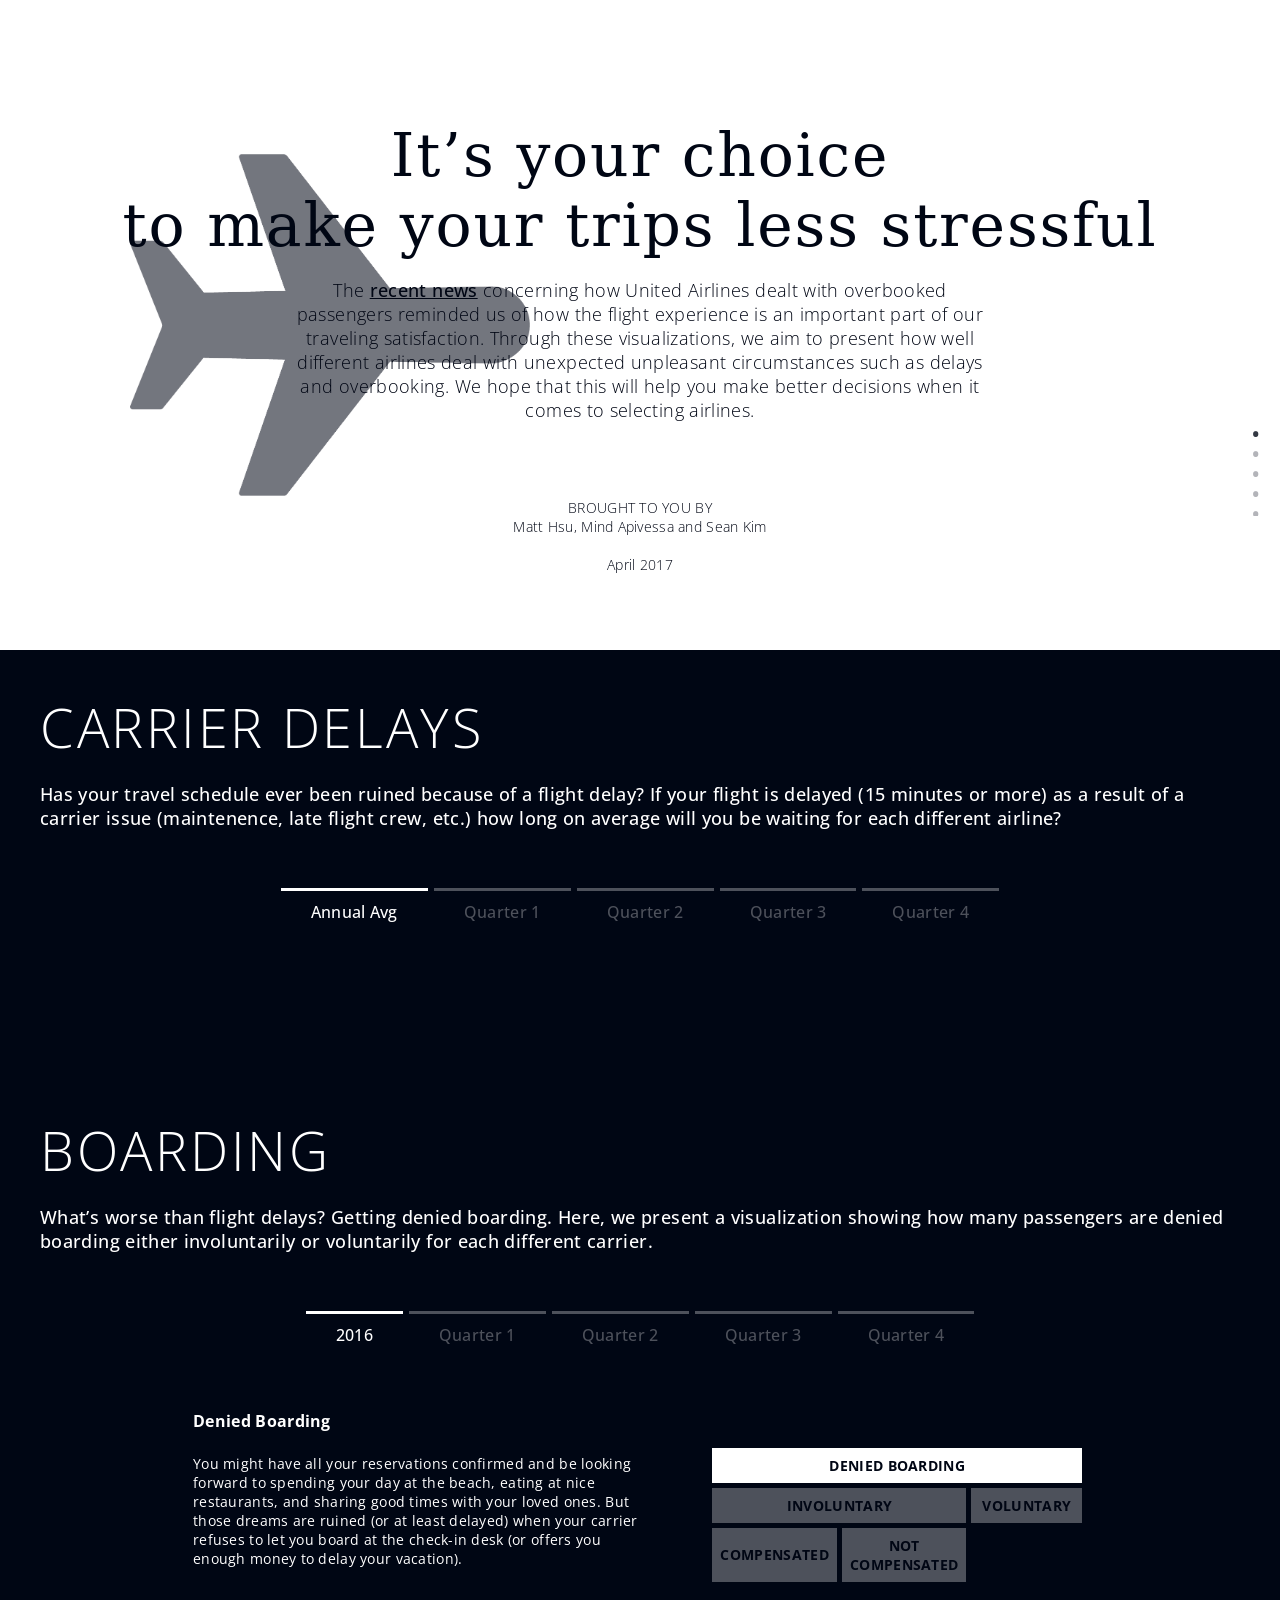
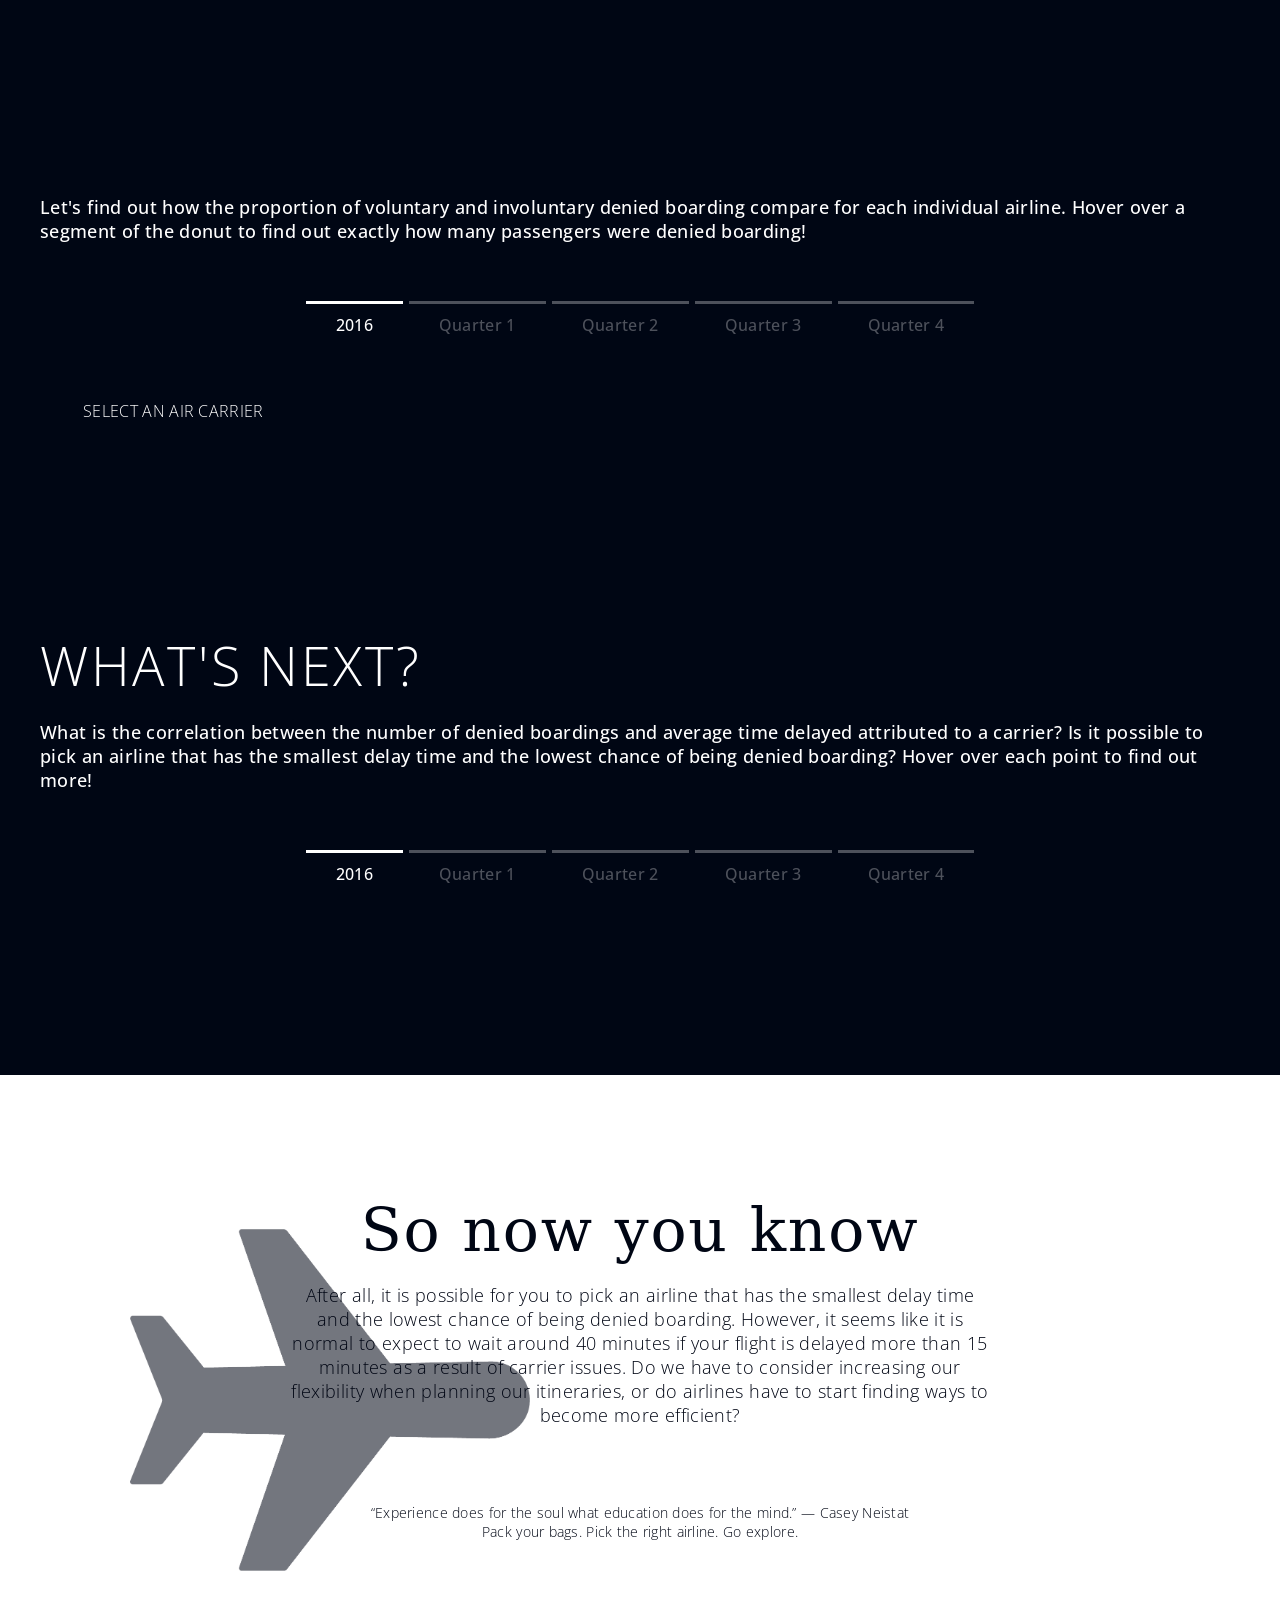
<file: fly-smarter/index.html>
<!DOCTYPE html>
<html lang="en">
<head>
    <link href="https://fonts.googleapis.com/css?family=Open+Sans" rel="stylesheet">
    <link href="main.css" rel="stylesheet">
    <script src="https://ajax.googleapis.com/ajax/libs/jquery/3.2.0/jquery.min.js"></script>
    <meta charset="UTF-8">
    <title>Fly Smart</title>
</head>
<body data-spy="scroll" data-target=".scroll" data-offset="50">

<div id="side-nav">
    <ul class="scroll">
        <li class="activeWhite" id="scroll-intro"><a href="#sec-intro"></a></li>
        <li class="inactive" id="scroll-delays"><a href="#sec-delays"></a></li>
        <li class="inactive" id="scroll-denied"><a href="#sec-denied"></a></li>
        <li class="inactive" id="scroll-scatter"><a href="#sec-scatter"></a></li>
        <li class="inactive" id="scroll-findings"><a href="#sec-findings"></a></li>
    </ul>
</div>

<section class="intro">
    <h1 class="title">It’s your choice<br>to make your trips less stressful</h1>
    <h3 class="intro">The <a
            class="news-link"
            href="https://www.theguardian.com/world/video/2017/apr/11/united-airlines-passenger-forcibly-removed-from-overbooked-flight-video">recent
        news</a> concerning how United Airlines dealt with overbooked passengers reminded us of how the flight
        experience is
        an important part of our traveling satisfaction. Through these visualizations, we aim to present how well
        different airlines deal with unexpected unpleasant circumstances such as delays and
        overbooking. We hope that this will help you make better decisions when it comes to selecting airlines.</h3>
    <br><br>
    <p class="intro">BROUGHT TO YOU BY<br>Matt Hsu, Mind Apivessa and Sean Kim<br><br>April 2017</p>
</section>

<section class="delays" id="sec-delays">
    <h1>Carrier Delays</h1>
    <h3>Has your travel schedule ever been ruined because of a flight delay? If your flight is delayed (15 minutes or
        more)
        as a result of a carrier issue (maintenence, late flight crew, etc.) how long on average will you be waiting for
        each different
        airline?
    </h3>
    <div class="container">
        <div class="center">
            <ul class="filter">
                <li><a href="#" class="delay-evt active" id="delay-annual">Annual Avg</a></li>
                <li><a href="#" class="delay-evt q1" id="delay-q1">Quarter 1</a></li>
                <li><a href="#" class="delay-evt q2" id="delay-q2">Quarter 2</a></li>
                <li><a href="#" class="delay-evt q3" id="delay-q3">Quarter 3</a></li>
                <li><a href="#" class="delay-evt q4" id="delay-q4">Quarter 4</a></li>
            </ul>
            <div class="viz bargraph"></div>
        </div>
    </div>
</section>

<section class="boarding">
    <h1>Boarding</h1>
    <h3>What’s worse than flight delays? Getting denied boarding. Here, we present a visualization showing how many
        passengers
        are denied boarding either involuntarily or voluntarily for each different carrier.</h3>
    <div class="container">
        <div class="center">
            <ul class="filter">
                <li><a href="#" class="evt active" id="boarding-annual">2016</a></li>
                <li><a href="#" class="evt q1" id="boarding-q1">Quarter 1</a></li>
                <li><a href="#" class="evt q2" id="boarding-q2">Quarter 2</a></li>
                <li><a href="#" class="evt q3" id="boarding-q3">Quarter 3</a></li>
                <li><a href="#" class="evt q4" id="boarding-q4">Quarter 4</a></li>
            </ul>
            <table class="org-filter">
                <tr>
                    <td>
                        <div class="desc denied active">
                            <h4>Denied Boarding</h4>
                            <p>You might have all your reservations confirmed and be looking forward to spending your
                                day
                                at the beach, eating at nice restaurants, and sharing good times with your loved ones.
                                But those dreams are ruined (or at least delayed) when your carrier refuses to let you
                                board at the check-in desk (or offers you enough money to delay your vacation).</p>
                        </div>
                        <div class="desc involuntary">
                            <h4>Involuntarily Denied Boarding</h4>
                            <p>You are involuntarily denied boarding if your air carrier refuses to
                                allow you to board your flight even though you pose no health, safety, or security risk
                                to
                                the
                                air carrier.</p>
                        </div>

                        <div class="desc voluntary">
                            <h4>Voluntarily Denied Boarding</h4>
                            <p>In some cases when your flight is overbooked, the air carrier
                                will call for volunteers to give up their seats in exchange for benefits. If your
                                schedule
                                is
                                flexible and you are willing to do so, you are eligible for compensation from the air
                                carrier.
                                Let’s find out which air carrier is most efficient in dealing with overbooking and
                                minimizing
                                voluntarily denied boarding.</p>
                        </div>
                        <div class="desc compensated">
                            <h4>Involuntarily Denied Boarding - Compensation</h4>
                            <p>In most cases when you are involuntarily denied boarding, you are qualified for
                                compensation
                                in addition to a rebooked flight. This reflects the quality of air carriers in offering
                                effective flight service. Let’s find out how well each airline does.</p>
                        </div>
                        <div class="desc not-compensated">
                            <h4>Involuntarily Denied Boarding - No Compensation</h4>
                            <p>In some cases, you are not qualified for compensation. This data
                                shows the number of passengers who are involuntarily denied boarding and not being
                                compensated
                                for these reasons:
                                (1) they were accommodated on another that arrived within 1 hour after the
                                scheduled arrival of the original flight,
                                (2) substitution of smaller capacity equipment,
                                (3) failure of passenger to comply with ticketing, check-in, or reconfirmation
                                procedures or
                                to
                                be acceptable for transportation under carrier’s tariff or contract of carriage.</p>
                        </div>
                    </td>

                    <td class="org-chart-container">
                        <table class="org-chart">
                            <tr>
                                <td colspan="4" class="denied active" id="boarding-denied">Denied Boarding</td>
                            </tr>
                            <tr>
                                <td colspan="2" class="involuntary" id="boarding-involuntary">Involuntary</td>
                                <td colspan="2" class="voluntary" id="boarding-voluntary">Voluntary</td>
                            </tr>
                            <tr>
                                <td class="compensated" id="boarding-compensated">Compensated</td>
                                <td class="not-compensated" id="boarding-not-compensated">Not Compensated</td>
                            </tr>
                        </table>
                    </td>
                </tr>
            </table>
            <div class="viz bargraph"></div>
        </div>
    </div>
    <div class="container">
        <div class="center">

        </div>
    </div>
</section>

<section class="onboard">
    <h3>Let's find out how the proportion of voluntary and involuntary denied boarding compare for each individual
        airline. Hover over a segment of the donut to find out exactly how many passengers were denied boarding!</h3>
    <div class="container">
        <ul class="filter">
            <li><a href="#" class="evt active" id="onboard-annual">2016</a></li>
            <li><a href="#" class="evt q1" id="onboard-q1">Quarter 1</a></li>
            <li><a href="#" class="evt q2" id="onboard-q2">Quarter 2</a></li>
            <li><a href="#" class="evt q3" id="onboard-q3">Quarter 3</a></li>
            <li><a href="#" class="evt q4" id="onboard-q4">Quarter 4</a></li>
        </ul>
        <table class="by-airline">
            <tr class="">
                <td class="sidebar-filter-cell">
                    <div class="sidebar-filter">
                        <ul>
                            <li class="instruction">SELECT AN AIR CARRIER</li>
                            <br>
                        </ul>
                    </div>
                </td>
                <td>
                    <div class="viz"></div>
                </td>
            </tr>
        </table>
    </div>
</section>

<section class="scatter">
    <h1>What's next?</h1>
    <h3>What is the correlation between the number of denied boardings and average time delayed attributed to a carrier? Is it possible to pick an airline that has the smallest delay time and the lowest chance of being denied boarding? Hover over each point to find out more! </h3>
    <div class="container">
        <ul class="filter">
            <li><a href="#" class="evt active" id="scatter-annual">2016</a></li>
            <li><a href="#" class="evt q1" id="scatter-q1">Quarter 1</a></li>
            <li><a href="#" class="evt q2" id="scatter-q2">Quarter 2</a></li>
            <li><a href="#" class="evt q3" id="scatter-q3">Quarter 3</a></li>
            <li><a href="#" class="evt q4" id="scatter-q4">Quarter 4</a></li>
        </ul>
        <div class="viz"></div>
    </div>
</section>


<section class="findings">
    <h1 class="title">So now you know</h1>
    <h3 class="intro">After all, it is possible for you to pick an airline that has the smallest delay time and the lowest chance of being denied boarding. However, it seems like it is normal to expect to wait around 40 minutes if your flight is delayed more than 15 minutes as a result of carrier issues. Do we have to consider increasing our flexibility when planning our itineraries, or do airlines have to start finding ways to become more efficient?
    <br></h3>
    <br><br>
    <p class="intro">“Experience does for the soul what education does for the mind.” ― Casey Neistat<br>Pack your bags. Pick the right airline. Go explore.</p>
</section>

<script src="https://d3js.org/d3.v4.min.js"></script>

<script>

    function avgCarrierDelay(data) {
        let totalCD = data.reduce((acc, val) => {
            acc.cd += val.carrier_cd;
            acc.n += val.num_cd;
            return acc;
        }, {cd: 0, n: 0});
        return totalCD.cd / totalCD.n;
    }

    function aggregateDelayData(delays) {
        //get quarterly CD averages
        var quarterlyAirlineAvg = d3.nest()
            .key((d) => d.quarter)
            .key((d) => d.airline)
            .sortKeys(d3.ascending)
            .rollup(avgCarrierDelay)
            .entries(delays);

        var annualAirlineAvg = d3.nest()
            .key((d) => d.airline)
            .sortKeys(d3.ascending)
            .rollup(avgCarrierDelay)
            .entries(delays);

        let quarterlyAvg = d3.nest()
            .key((d) => d.quarter)
            .rollup(avgCarrierDelay)
            .entries(delays);

        let annualAvg = avgCarrierDelay(delays);

        return {
            quarterlyAirlineAvg, quarterlyAvg, annualAirlineAvg, annualAvg
        }
    }
    /**
     * clone a dataset
     * http://stackoverflow.com/questions/4459928/how-to-deep-clone-in-javascript
     */
    function clone(toClone) {
        return JSON.parse(JSON.stringify(toClone));
    }


    function preprocessBoardingData(d) {
        let numberCols = "total_involuntary involuntary_compensated total_voluntary total_boardings".split(" ");
        d.forEach((row) => {
            numberCols.forEach((c) => {
                //remove all ,'s in numeric columns
                row[c] = Number(row[c].replace(/,/g, ''));
            });

            //calculate derived values
            row["total_denied"] = row["total_involuntary"] + row["total_voluntary"];
            row["total_involuntary_not_compensated"] = row["total_involuntary"] - row["involuntary_compensated"];
        });
    }

    function preprocessDelaysData(delays, airlineIds) {
        //type cast the data
        delays.forEach((d) => {
            d.airline = airlineIds.find((el) => {
                return el.Code == d.airline;
            })["Description"];
            d.year = Number(d.year);
            d.quarter = Number(d.quarter);
            d.month = Number(d.month);
            d.carrier_cd = Number(d.carrier_cd);
            d.num_cd = Number(d.num_cd);
        });

        return aggregateDelayData(delays);
    };


/**************
 * SCROLLING STUFF
 *****************/
(function () {

    $(document).ready(function () {
        $(document).on("scroll", onScroll);
    });

    function onScroll(event) {
        var scrollPos = $(document).scrollTop();

        if (scrollPos < 650) {
            var currSec = $('.intro');
            $('#scroll-delays').removeClass();
            $('#scroll-denied').removeClass();
            $('#scroll-findings').removeClass();
            $('#scroll-intro').removeClass();
            $('#scroll-scatter').removeClass();
            $('#scroll-intro').addClass('activeWhite');
            $('#scroll-delays').addClass('inactiveWhite');
            $('#scroll-denied').addClass('inactiveWhite');
            $('#scroll-findings').addClass('inactiveWhite');
            $('#scroll-scatter').addClass('inactiveWhite');

        }
        if (scrollPos > 650 && scrollPos < 1510) {
            var currSec = $('.delays');
            $('#scroll-intro').removeClass();
            $('#scroll-denied').removeClass();
            $('#scroll-findings').removeClass();
            $('#scroll-delays').removeClass();
            $('#scroll-onboard').removeClass();
            $('#scroll-scatter').removeClass();
            $('#scroll-intro').addClass('inactive');
            $('#scroll-delays').addClass('active');
            $('#scroll-denied').addClass('inactive');
            $('#scroll-findings').addClass('inactive');
            $('#scroll-scatter').addClass('inactive');
        }

        if (scrollPos > 1510 && scrollPos < 3399) {
            var currSec = $('.denied');
            $('#scroll-intro').removeClass();
            $('#scroll-denied').removeClass();
            $('#scroll-findings').removeClass();
            $('#scroll-delays').removeClass();
            $('#scroll-scatter').removeClass();
            $('#scroll-intro').addClass('inactive');
            $('#scroll-delays').addClass('inactive');
            $('#scroll-denied').addClass('active');
            $('#scroll-findings').addClass('inactive');
            $('#scroll-scatter').addClass('inactive');

        }

        if (scrollPos > 3399 && scrollPos < 4000) {
            var currSec = $('.scatter');
            $('#scroll-intro').removeClass();
            $('#scroll-denied').removeClass();
            $('#scroll-findings').removeClass();
            $('#scroll-delays').removeClass();
            $('#scroll-scatter').removeClass();
            $('#scroll-intro').addClass('inactive');
            $('#scroll-delays').addClass('inactive');
            $('#scroll-denied').addClass('inactive');
            $('#scroll-findings').addClass('inactive');
            $('#scroll-scatter').addClass('active');

        }


        if (scrollPos > 4000) {
            var currSec = $('.scatter');
            $('#scroll-intro').removeClass();
            $('#scroll-denied').removeClass();
            $('#scroll-findings').removeClass();
            $('#scroll-delays').removeClass();
            $('#scroll-scatter').removeClass();
            $('#scroll-intro').addClass('inactiveWhite');
            $('#scroll-delays').addClass('inactiveWhite');
            $('#scroll-denied').addClass('inactiveWhite');
            $('#scroll-findings').addClass('activeWhite');
            $('#scroll-scatter').addClass('inactiveWhite');

        }
    }
})();

/**************
 * DELAY BAR CHART
 *****************/
let delaysChart =
(function () {
    const width = 850;
    const height = 580;

    const margin = {top: 40, right: 40, bottom: 100, left: 155};
    const formatter = d3.format(".3n");

    var x, y;
    var svg = d3.select(".delays .viz")
        .append("svg")
        .attr("width", width)
        .attr("height", height);


    function bindFilterHandler(aggregateDelays) {
        d3.selectAll("a.delay-evt")
            .on("click", function () {
                d3.event.preventDefault();
                let id = this.id;

                var dataset;
                var datasetAvg;
                var quarterlyIndex = -1; //unused index

                switch (id) {
                    case "delay-annual":
                        dataset = aggregateDelays.annualAirlineAvg;
                        datasetAvg = aggregateDelays.annualAvg;
                        break;
                    case "delay-q1":
                        quarterlyIndex = 0;
                        break;
                    case "delay-q2":
                        quarterlyIndex = 1;
                        break;
                    case "delay-q3":
                        quarterlyIndex = 2;
                        break;
                    case "delay-q4":
                        quarterlyIndex = 3;
                        break;
                }

                if (quarterlyIndex !== -1) {
                    dataset = aggregateDelays.quarterlyAirlineAvg[quarterlyIndex].values;
                    datasetAvg = aggregateDelays.quarterlyAvg[quarterlyIndex].value;
                }

                //toggle active class
                d3.select("a.delay-evt.active")
                    .classed("active", false);
                d3.select("#" + id)
                    .classed("active", true);

                updateChart(dataset, datasetAvg);
            });
    }

    function updateChart(data, avg) {

        //bars - update
        let bars = svg.selectAll(".bar")
            .data(data)
            .attr("class", (d) => "bar " + (d.value < avg ? "green" : "red"));
        bars.transition()
            .duration(650)
            .attr("width", function (d) {
                return x(d.value);
            });

        //bars - enter
        bars.enter()
            .append("rect")
            //.attr("class", "bar")
            .attr("class", (d) => "bar " + (d.value < avg ? "green" : "red"))
            .attr("x", margin.left)
            .attr("height", y.bandwidth())
            .attr("y", function (d) {
                return y(d.key);
            })
            .attr("width", function (d) {
                return x(d.value);
            });

        //bars - exit
        bars.exit()
            .remove();

        /* TEXT LABELS */
        //update
        let labels = svg.selectAll(".bar-label")
            .data(data)
            .text((d) => formatter(d.value) + " min");
        labels.transition()
            .duration(650)
            .attr("x", (d) => x(d.value) + 160);

        //enter
        labels.enter()
            .append("text")
            .attr("class", "bar-label")
            .attr("x", (d) => x(d.value) + 160)
            .attr("y", (d) => y(d.key) + y.bandwidth() / 2)
            .text((d) => formatter(d.value) + " min")
            .style("dominant-baseline", "middle")
            .style("text-anchor", "left");

        //exit
        labels.exit()
            .remove();

        /* AVERAGE LINE */
        d3.selectAll(".avg").remove();
        var avgXPos = x(avg) + margin.left;

        svg.append("line")
            .attr("class", "avg")
            .attr("x1", avgXPos)
            .attr("y1", margin.top)
            .attr("x2", avgXPos)
            .attr("y2", height - margin.top -60)
            .style("stroke-width", 1)
            .style("stroke", "#999999")
            .style("fill", "none")
            .style("stroke-dasharray", "5 5");

        svg.append("text")
            .attr("class", "avg")
            .attr("x", avgXPos)
            .attr("y", height - margin.bottom + 20)
            .text("average:  " + formatter(avg) + "min")
            .style("text-anchor", "middle")
    }

    function renderChart(data, avg) {
        x = d3.scaleLinear()
            .domain([0, 90])
            .range([0, width - margin.right - margin.left]);

        y = d3.scaleBand()
            .domain(data.map(function (d) {
                return d.key;
            }))
            .range([height - margin.bottom, margin.top])
            .padding(0.1);

        updateChart(data, avg);

        svg.append("g")
            .attr("class", "x axis")
            .attr("transform", "translate(" + margin.left + "," + (height - margin.bottom) + ")")
            .call(d3.axisBottom(x).tickValues(x.domain()));


        svg.append("g")
            .attr("class", "y axis")
            .call(d3.axisLeft(y))
            .attr("transform", "translate(" + margin.left + "," + 0 + ")")


        svg.append("text")
            .attr("class", "axis-label")
            .attr("x", width/2)
            .attr("y", height - margin.bottom + 50)
            .text("Time Delayed (mins)")
            //.style("font-size", 20)
            .style("text-anchor", "middle")
            .style("dominant-baseline","middle")
    }

    function init(aggregateDelays) {
        //aggregateDelays = clone(aggregateDelays);
        bindFilterHandler(aggregateDelays);
        renderChart(aggregateDelays.annualAirlineAvg, aggregateDelays.annualAvg);
    }

    return {init};
})();

/**************
 * DENIED BAR CHART
 *****************/
//simulate a module to prevent naming conflicts
let deniedBarchart =
    (function () {
    const width = 850;
    const height = 580;
    const margin = {top: 40, right: 40, bottom: 100, left: 155};
    const formatter = d3.format(".3n");
    var x, y;
    var activeData;
    var activeCol;

    let svg = d3.select(".boarding .viz")
        .append("svg")
        .attr("width", width)
        .attr("height", height);

    function selectActiveCol(col) {
        activeCol = col;
    }

    function selectActiveData(data) {
        activeData = data;
    }

    function bindOrgChartHandler() {
        d3.selectAll(".org-chart td").on("click", function () {
            d3.event.preventDefault();
            let id = this.id;

            let activeCol = "";
            let activeDesc = "";
            switch (id) {
                case "boarding-denied":
                    activeCol = "total_denied";
                    activeDesc = "denied";
                    break;
                case "boarding-involuntary":
                    activeCol = "total_involuntary";
                    activeDesc = "involuntary";
                    break;
                case "boarding-voluntary":
                    activeCol = "total_voluntary";
                    activeDesc = "voluntary";
                    break;
                case "boarding-compensated":
                    activeCol = "involuntary_compensated";
                    activeDesc = "compensated";
                    break;
                case "boarding-not-compensated":
                    activeCol = "total_involuntary_not_compensated";
                    activeDesc = "not-compensated";
                    break;
            }

            //toggle active class
            d3.select(".org-chart td.active").classed("active", false);
            d3.select("#" + id).classed("active", true);

            //toggle active description
            d3.select(".boarding .org-filter .desc.active")
                .classed("active",false);
            d3.select(".boarding .org-filter .desc."+activeDesc)
                .classed("active",true);

            selectActiveCol(activeCol);
            updateChart();
        });
    }

    function bindTimeFilterHandler(boardingData) {
        d3.selectAll(".boarding a.evt")
            .on("click", function () {
                d3.event.preventDefault();
                let id = this.id;

                var dataIndex = -1; //random large value

                switch (id) {
                    case "boarding-annual":
                        dataIndex = 0;
                        break;
                    case "boarding-q1":
                        dataIndex = 1;
                        break;
                    case "boarding-q2":
                        dataIndex = 2;
                        break;
                    case "boarding-q3":
                        dataIndex = 3;
                        break;
                    case "boarding-q4":
                        dataIndex = 4;
                        break;
                }

                if (dataIndex !== -1) {
                    selectActiveData(boardingData[dataIndex])
                }

                //toggle active class
                d3.select(".boarding a.evt.active")
                    .classed("active", false);
                d3.select("#" + id)
                    .classed("active", true);

                updateChart();
            });
    }

    function processRawData(d) {
        //normalize by total and multiply by multiplier
        let normalizeCols = "total_involuntary involuntary_compensated total_voluntary total_denied total_involuntary_not_compensated".split(" ");
        const normalizeByCol = "total_boardings";
        const multiplier = 10000;

        d.forEach((row) => {
            normalizeCols.forEach((c) => {
                //normalize each col
                row[c] = row[c] * multiplier / row[normalizeByCol];
            })
        })
    }

    function updateChart() {

        //bars - update
        let bars = svg.selectAll(".bar")
            .data(activeData);

        bars.transition()
            .duration(650)
            .attr("width", function (d) {
                return x(d[activeCol]);
            });

        //bars - enter
        bars.enter()
            .append("rect")
            .attr("x", margin.left)
            .attr("class", "bar red")
            .attr("height", y.bandwidth())
            .attr("y", function (d) {
                return y(d["carrier"]);
            })
            .attr("width", function (d) {
                return x(d[activeCol]);
            });

        //bars - exit
        bars.exit()
            .remove();

        /* TEXT LABELS */
        //update
        let labels = svg.selectAll(".bar-label")
            .data(activeData)
            .text((d) => formatter(d[activeCol]));
        labels.transition()
            .duration(650)
            .attr("x", (d) => x(d[activeCol]) + 160);

        //enter
        labels.enter()
            .append("text")
            .attr("class", "bar-label")
            .attr("x", (d) => x(d[activeCol]) + 160)
            .attr("y", (d) => y(d["carrier"]) + y.bandwidth() / 2)
            .text((d) => formatter(d[activeCol]))
            .style("dominant-baseline", "middle")
            .style("text-anchor", "left");

        //exit
        labels.exit()
            .remove();

    }

    function renderChart() {
        x = d3.scaleLinear()
            .domain([0, 20])
            .range([0, width - margin.right - margin.left]);

        y = d3.scaleBand()
            .domain(activeData.map(function (d) {
                return d.carrier;
            }))
            .range([height - margin.bottom, margin.top])
            .padding(0.1);

        updateChart();

        svg.append("g")
            .attr("class", "x axis")
            .attr("transform", "translate(" + margin.left + "," + (height - margin.bottom) + ")")
            .call(d3.axisBottom(x).tickValues(x.domain()));


        svg.append("g")
            .attr("class", "y axis")
            .call(d3.axisLeft(y))
            .attr("transform", "translate(" + margin.left + "," + 0 + ")")
            //.style("font-size", 12)
            .style("font-weight", 500);

        svg.append("text")
            .attr("class", "axis-label")
            .attr("x", width / 2)
            .attr("y", height - margin.bottom + 40)
            .text("# Passengers per 10,000 Boarded")
            //.style("font-size", 20)
            .style("text-anchor", "middle")
    }

    function init(fullData) {
        fullData = fullData.map(clone);
        var annual, q1, q2, q3, q4;
        [annual, q1, q2, q3, q4] = fullData;
        fullData.forEach(processRawData);

        bindOrgChartHandler();
        bindTimeFilterHandler(fullData);
        selectActiveCol("total_denied");
        selectActiveData(annual);
        renderChart();
    }

    return {
        init
    }

})();

/**************
 * DONUT CHART
 *****************/
// idea drawn from "https://bl.ocks.org/farazshuja/afd5e5f492fd00dd0ac4644d53716f4e"
let airlineDonut =
    (function () {
        var activeAirline;
        var activeData;
        var hover = "Voluntary";

        const width = 500;
        const height = 500;
        const radius = Math.min(width, height) / 2;

        let svg = d3.select(".onboard .viz")
            .append("svg")
            .attr("width", width)
            .attr("height", height)
            .append("g")
            .attr("transform", "translate (" + width / 2 + "," + height / 2 + ")");

        var arcgen = d3.arc()
            .outerRadius(radius - 10)
            .innerRadius(160);

        function generateCarrierList(carriers) {
            carriers.forEach((carrier) => {
                let node = document.createElement("li");
                let a = document.createElement("a");
                let textnode = document.createTextNode(carrier);
                a.setAttribute("href", "#");
                a.appendChild(textnode);
                node.appendChild(a);
                document.querySelector(".onboard .sidebar-filter ul").appendChild(node);
            });

            //make the first carrier active
            d3.select(".onboard .sidebar-filter ul a")
                .classed("active", true);
        }

        function bindCarrierHandler() {
            d3.selectAll(".onboard .sidebar-filter ul a")
                .on("click", function () {
                    d3.event.preventDefault();
                    activeAirline = this.text;
                    d3.select(".onboard .sidebar-filter ul a.active")
                        .classed("active", false);
                    this.classList.add("active");
                    updateChart();
                })
        }

        function bindFilterHandler(fullData) {
            d3.selectAll(".onboard a.evt")
                .on("click", function () {
                    d3.event.preventDefault();
                    let id = this.id;

                    switch (id) {
                        case "onboard-annual":
                            activeData = fullData[0];
                            break;
                        case "onboard-q1":
                            activeData = fullData[1];
                            break;
                        case "onboard-q2":
                            activeData = fullData[2];
                            break;
                        case "onboard-q3":
                            activeData = fullData[3];
                            break;
                        case "onboard-q4":
                            activeData = fullData[4];
                            break;
                    }

                    //toggle active class
                    d3.select(".onboard a.evt.active")
                        .classed("active", false);
                    d3.select("#" + id)
                        .classed("active", true);

                    updateChart();
                });
        }

        function extractPieData() {
            let carrierData = activeData.reduce((acc, val) => {
                if (acc != null) {
                    return acc;
                }
                if (val.key === activeAirline) {
                    return val.value[0];
                }
            }, null);
            return [
                {name: "Involuntary", count: carrierData.total_involuntary, color: "#ef3030"},
                {name: "Voluntary", count: carrierData.total_voluntary, color: "#07ada8"}
            ];
        }

        function updateChart() {
            let data = extractPieData();

            var pie = d3.pie()
                .sort(null)
                .value(function (d) {
                    return d.count;
                });

            var arcs = svg.selectAll(".arc")
                .data(pie(data));


            let newdata = data.reduce((acc,d) => {
                if (acc !== null) {
                    return acc;
                } else {
                    if (d.name == hover) {
                        return d.count;
                    }
                    return null;
                }
            }, null);

            d3.select("#text-ln-1")
                .text(newdata);
            d3.select("text-ln-2")
                .text(hover);

            arcs.enter()
                .append("path")
                .attr("class", "arc")
                .style("fill", function (d, i) {
                    return d.data.color;
                })
                .attr("d", arcgen)
                .each(function (d) {
                    this._current = d;
                }) // store the initial angles
                .on("mouseover", function (d) {
                    d3.select("#text-ln-1")
                    .text(d.data.count);
                    d3.select("#text-ln-2")
                        .text(d.data.name);
                });

            arcs.transition()
                .duration(500)
                .attrTween("d", arcTween);
        }

        //pie chart transitions borrowed from https://bl.ocks.org/mbostock/1346410
        function arcTween(a) {
            var i = d3.interpolate(this._current, a);
            this._current = i(0);
            return function (t) {
                return arcgen(i(t));
            };
        }

        function renderChart() {
            svg.append("text")
                .attr("id","text-ln-1")
                .text("")
                // .attr("x",(radius/2)-200)
                .attr("text-anchor", "middle")
                .attr("y", radius / 2 - 150)
                .style("fill", "white")
                .attr("font-size",60);
            svg.append("text")
                .attr("id","text-ln-2")
                .text("Voluntary")
                .attr("y", radius / 2 - 100)
                .attr("font-size",42)
                .attr("text-anchor","middle")
            //.attr("x",width/2)

            updateChart();
        }

        function processRawData(dataset) {
            //convert data to percentages
            dataset.forEach((row) => {
                let percentageCols = "total_voluntary total_involuntary".split(" ");
                let totalCol = "total_denied";
                percentageCols.forEach((col) => {
                    row[col] = row[col] * 100 / row[totalCol];
                })
            });
            return dataset;
        }

        function nestData(dataset) {
            return d3.nest()
                .key((d) => d["carrier"])
                .sortKeys(d3.ascending)
                .rollup(function (d) {
                    return d;
                })
                .entries(dataset);
        }

        function init(fullData) {
            fullData = fullData.map(clone)
            //.map(processRawData)
                .map(nestData);
            var annual, q1, q2, q3, q4;
            [annual, q1, q2, q3, q4] = fullData;

            //get carriers
            let carriers = annual
                .map((d) => {
                    return d.key;
                });


            activeData = annual;
            activeAirline = "Alaska Airlines";
            generateCarrierList(carriers);
            bindFilterHandler(fullData);
            bindCarrierHandler();
            renderChart(annual);
        }

        return {init};
    })();
	
/**************
 * SCATTERPLOT
 *****************/
let relationScatter =
    (function () {
        //3/20/17
        const height = 400;
        const width = 700;
        const padding = 60;
        var xScale, yScale;
        var activeData;
        var textActive = false;

        var svg = d3.select(".scatter .viz").append("svg")
            .attr("height", height + 2 * padding)
            .attr("width", width + 2 * padding)
            .append("g").attr("transform", "translate(" + padding + "," + padding + ")");

        var label = svg.append("text")
            .attr("fill","white")
            .attr("text-anchor","middle");

        function bindTimeFilterHandler(points2d) {
            d3.selectAll(".scatter a.evt")
                .on("click", function () {
                    d3.event.preventDefault();
                    let id = this.id;

                    switch (id) {
                        case "scatter-annual":
                            activeData = points2d[0];
                            break;
                        case "scatter-q1":
                            activeData = points2d[1];
                            break;
                        case "scatter-q2":
                            activeData = points2d[2];
                            break;
                        case "scatter-q3":
                            activeData = points2d[3];
                            break;
                        case "scatter-q4":
                            activeData = points2d[4];
                            break;
                    }

                    //toggle active class
                    d3.select(".scatter a.evt.active")
                        .classed("active", false);
                    d3.select("#" + id)
                        .classed("active", true);

                    updateChart();
                });
        }

        function processBoardingRawData(d) {
            //normalize by total and multiply by multiplier
            let normalizeCol = "total_denied";
            const normalizeByCol = "total_boardings";
            const multiplier = 10000;

            return d.map((row) => {
                let normalized = row[normalizeCol] * multiplier / row[normalizeByCol];
                return {key: row["carrier"], value: normalized};
            })
        }

        function updateChart() {
            let points = activeData;



            var circles = svg.selectAll("circle")
                .data(points);

            circles.transition()
                .duration(500)
                .attr("cx", function (d) {
                    return xScale(d.delay);
                })
                .attr("cy", function (d) {
                    return yScale(d.denied);
                });




            if (textActive) {
                let newd = points.reduce((acc,d) => {
                    if (acc !== null) {
                        return acc;
                    } else {
                        if (d.name == textActive.name) {
                            return d;
                        }
                        return null;
                    }
                }, null);
                label.transition()
                    .duration(500)
                    .attr("x", xScale(newd.delay))
                    .attr("y", yScale(newd.denied)-15)
                    .text(textActive.name);
            }

            circles.enter()
                .append("circle")
                //.merge(circles)
                .attr("r", 7)
                .attr("fill", "white")
                .on("mouseover", function (d) {
                    d3.select(this).style("opacity",1.0);

                    textActive = d;
                    label.attr("x", xScale(d.delay))
                        .attr("y", yScale(d.denied)-15)
                        .text(d.name);
                })
                .on("mouseout", function(d) {
                    d3.select(this).style("opacity",0.6);
                })
                .style("opacity", 0.6)
                .attr("fill","#ef3030")
                .attr("cx", function (d) {
                    return xScale(d.delay);
                })
                .attr("cy", function (d) {
                    return yScale(d.denied);
                });

        }

        function renderChart() {
            xScale = d3.scaleLinear().domain([0, 90]).range([0, width]);
            yScale = d3.scaleLinear().domain([0, 20]).range([height, 0]);

            var xAxis = d3.axisBottom(xScale);

            svg.append("g")
                .call(xAxis)
                .attr("class","x axis")
                .attr("transform", "translate(0, " + (height) + ")");
            svg.append("text")
                .attr("x", width / 2)
                .attr("y", height + 45)
                .style("text-anchor", "middle")
                .text("Time Delayed (mins)");

            var yAxis = d3.axisLeft(yScale);
            svg.append("g").call(yAxis).attr("class","y axis");

            svg.append("text")
                .attr("transform", "rotate(270)")
                .attr("x", -width / 2).attr("y", -35).text("# Denied Boarding per 10,000 Boarded");

            updateChart();
        }


        function init(aggregateDelays, fullBoardingData) {
            aggregateDelays = clone(aggregateDelays);

            //make aggregate delays same format as boarding data
            let quarterlyDelays = aggregateDelays.quarterlyAirlineAvg.map((v) => v.values);
            let reformattedAggregateDelays = [aggregateDelays.annualAirlineAvg, ...quarterlyDelays];

            boardingArray = fullBoardingData.map(clone)
                .map(processBoardingRawData);
            let points2d = reformattedAggregateDelays.map((agdataset, ind) => {
                let boardingDataSet = boardingArray[ind];
                return agdataset.map((agrow, ind) => {
                    let boardingRow = boardingDataSet[ind];
                    if (agrow.key !== boardingRow.key) {
                        console.log("mismatch", agrow.key, boardingRow.key);
                        return null;
                    } else {
                        return {name: agrow.key, delay: agrow.value, denied: boardingRow.value};
                    }

                });
            });

            bindTimeFilterHandler(points2d);
            activeData = points2d[0];
            renderChart();


        }

        return {init}
    })();

d3.queue()
.defer(d3.csv, "data/aggregated/delay.csv")
.defer(d3.csv, "data/airline_id.csv")
.defer(d3.csv, "data/boarding_2016.csv")
.defer(d3.csv, "data/boarding_2016_1q.csv")
.defer(d3.csv, "data/boarding_2016_2q.csv")
.defer(d3.csv, "data/boarding_2016_3q.csv")
.defer(d3.csv, "data/boarding_2016_4q.csv")
.await(function (error, delays, airlineIds, ...fullBoardingData) {
	if (error) {
		console.log("Failed to load files", error);
	} else {
		var aggregateDelays = preprocessDelaysData(delays, airlineIds);
		delaysChart.init(aggregateDelays);

		fullBoardingData.forEach(preprocessBoardingData);
		deniedBarchart.init(fullBoardingData);
		airlineDonut.init(fullBoardingData);
		relationScatter.init(aggregateDelays,fullBoardingData);

	}

});
</script>
	<!--
<script src="main.js"></script>
<script src="delays2.js"></script>
<script src="denied.js"></script>
<script src="onboard.js"></script>
<script src="scatter.js"></script>
-->
</body>
</html>
</file>
<file: fly-smarter/main.css>
html {
  font-family: 'Open Sans', sans-serif;
  letter-spacing: 0.02em;
  background-color: #000614;
}
body {
  color: #FFFFFF;
  margin: 0px 0px 0 0px;
  position: relative;
}
section.delays,
section.boarding,
section.onboard,
section.scatter {
  margin: 40px 40px 150px 40px;
}
section.onboard {
  margin-top: -100px;
}
section.intro {
  background-image: url("img/plane.png");
  background-repeat: no-repeat;
  background-position: 130px;
  background-size: 400px;
  background-color: white;
  margin: 0;
  height: 650px;
  padding-left: 40px;
  padding-right: 40px;
}
section.findings {
  background-image: url("img/plane.png");
  background-repeat: no-repeat;
  background-position: 130px;
  background-size: 400px;
  background-color: white;
  margin: 0;
  height: 650px;
  padding-left: 40px;
  padding-right: 40px;
}
h1 {
  margin: 0;
  font-size: 54px;
  text-transform: uppercase;
  font-weight: 300;
  letter-spacing: 0.05em;
}
h1.title {
  font-size: 60px;
  text-align: center;
  text-transform: none;
  font-family: 'Sorts Mill Goudy', 'serif';
  color: #000614;
  padding-top: 120px;
  letter-spacing: 0.03em;
}
h3 {
  font-size: 18px;
  font-weight: 500;
  letter-spacing: 0.02em;
}
h3.intro {
  font-size: 18px;
  font-weight: 300;
  letter-spacing: 0.02em;
  color: #000614;
  text-align: center;
  padding: 0px 250px 0px 250px;
}
p {
  font-size: 14px;
  letter-spacing: 0.02em;
}
p.intro {
  color: #000614;
  font-weight: 300;
  text-align: center;
}
a {
  font-weight: 500;
  color: #000614;
}
ul.scroll {
  list-style-type: none;
  display: block;
  overflow: hidden;
  position: fixed;
  right: 20px;
  top: 50%;
  transform: translateY(-50%);
}
ul.scroll li {
  height: 20px;
}
ul.scroll li::before {
  content: "\2022";
  font-size: 25px;
}
ul.scroll li.active::before {
  color: #FFFFFF;
}
ul.scroll li.activeWhite::before {
  color: #333843;
}
ul.scroll li.inactive::before {
  color: #4d515b;
}
ul.scroll li.inactiveWhite::before {
  color: #b3b4b9;
}
ul.filter {
  list-style-type: none;
  margin: 0;
  padding: 40px 0 25px 0;
  display: inline-block;
  overflow: hidden;
}
ul.filter li {
  float: left;
  margin: 0 3px 0 3px;
}
ul.filter li a {
  text-align: center;
  padding: 10px 30px;
  color: #4d515b;
  text-decoration: none;
  display: block;
  border-top-style: solid;
  border-top-width: 3px;
  border-top-color: #4d515b;
}
ul.filter li a.active {
  border-top-color: #FFFFFF !important;
  color: #FFFFFF !important;
}
ul.filter li a:hover {
  transition: color 1s ease, border-top-color 1s ease;
  color: #c5c6c9;
  border-top-color: #c5c6c9;
}
div.container {
  margin: 0px 0px 50px 0px;
  width: 100%;
  text-align: center;
}
div.center {
  display: inline-block;
}
table.by-airline {
  width: 100%;
}
table.by-airline td.sidebar-filter-cell {
  width: 30%;
}
table.by-airline td.sidebar-filter-cell ul {
  line-height: 200%;
  list-style: none;
  text-align: left;
  text-transform: uppercase;
  font-weight: 700;
}
table.by-airline td.sidebar-filter-cell li.instruction {
  font-weight: 300;
  color: #FFFFFF;
}
table.by-airline td.sidebar-filter-cell li a {
  color: #4d515b;
  text-decoration: none;
  font-weight: 700;
}
table.by-airline td.sidebar-filter-cell li a.active {
  color: #FFFFFF !important;
}
table.by-airline td.sidebar-filter-cell li a:hover {
  transition: color 0.5s ease;
  color: #FFFFFF;
}
/**
Boarding formatting
 */
section.boarding table.org-filter {
  padding: 0 50px 0 50px;
  max-width: 1000px;
}
section.boarding table.org-filter .desc {
  margin-bottom: 10px;
  display: none;
  height: 250px;
  text-align: left;
  padding-right: 50px;
}
section.boarding table.org-filter .desc.active {
  transition: display 0.5s ease;
  display: block !important;
}
section.boarding table.org-filter .desc .org-chart-container {
  vertical-align: middle;
}
section.boarding table.org-filter table.org-chart {
  margin-bottom: 30px;
  border-collapse: separate;
  border-spacing: 5px;
  color: #000614;
  font-weight: 700;
  text-transform: uppercase;
  text-align: center;
  width: 100%;
}
section.boarding table.org-filter table.org-chart td {
  vertical-align: middle;
  background-color: #4d515b;
  padding: 8px;
  font-size: 14px;
  transition: background-color 0.75s ease;
}
section.boarding table.org-filter table.org-chart td:hover {
  transition: background-color 0.75s ease;
  background-color: #c5c6c9;
}
section.boarding table.org-filter table.org-chart td.active {
  background-color: #FFFFFF;
}
section.boarding table.org-filter table.org-chart .involuntary,
section.boarding table.org-filter table.org-chart .voluntary {
  width: 50%;
}
section.boarding table.org-filter table.org-chart .compensated,
section.boarding table.org-filter table.org-chart .not-compensated {
  width: 25%;
}
section.boarding table.org-filter table.by-airline td {
  width: 50%;
}
/**
SVG FORMATTING
 */
.bargraph .bar.green {
  transition: fill 0.5s ease;
  fill: #07ada8;
}
.bargraph .bar.red {
  transition: fill 0.5s ease;
  fill: #ef3030;
}
.bargraph text.avg {
  font-size: 12px;
  fill: #999999;
  font-weight: 500;
}
.bargraph text.axis-label {
  font-size: 16px;
  font-weight: 500;
}
.axis path,
.axis line {
  fill: none;
  stroke: #ffffff;
  stroke-width: 1px;
}
.bar-label {
  font-size: 14px;
  font-weight: 100;
}
.x {
  stroke: #ffffff;
  font-size: 15px;
}
.y {
  stroke: #ffffff;
  font-size: 15px;
}
.y text {
  stroke-width: 0;
  fill: #FFFFFF;
}
text {
  font-family: 'Open Sans', 'serif';
  stroke-width: 0;
  fill: #FFFFFF;
}
</file>
